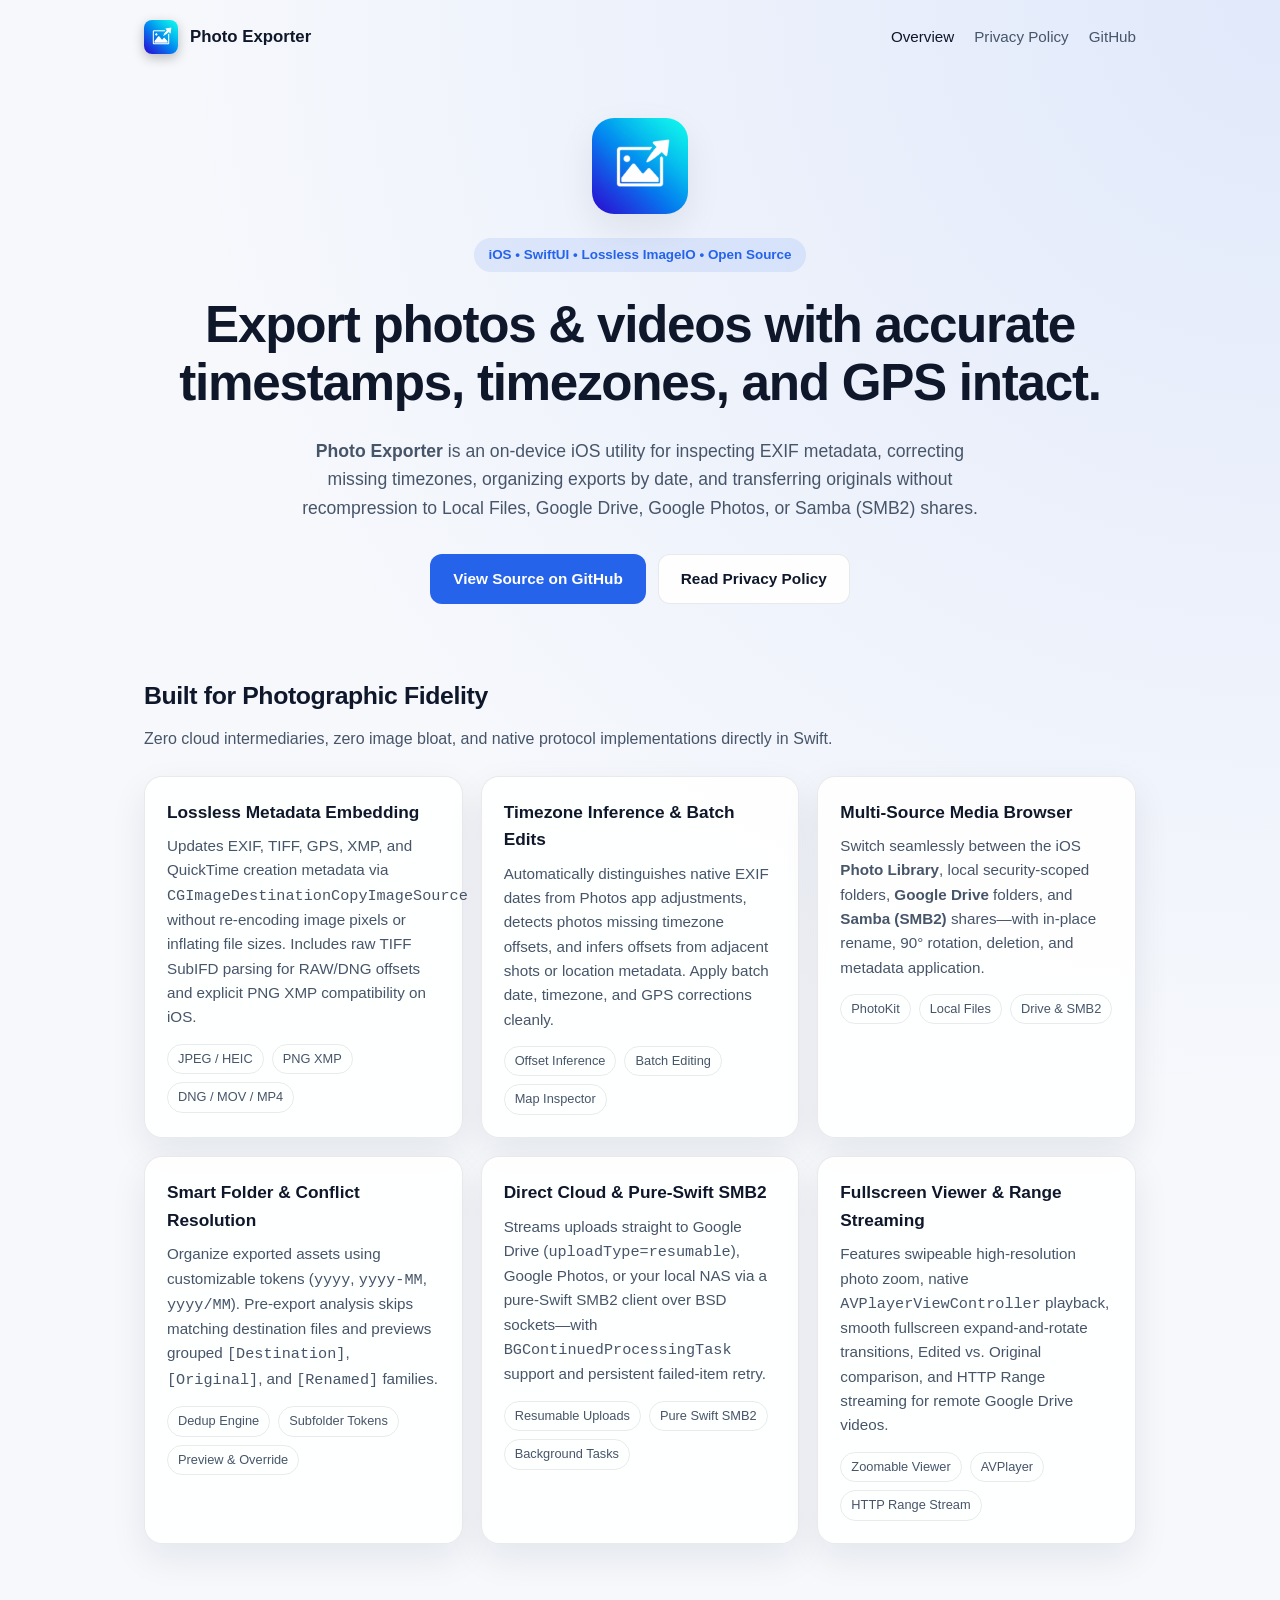
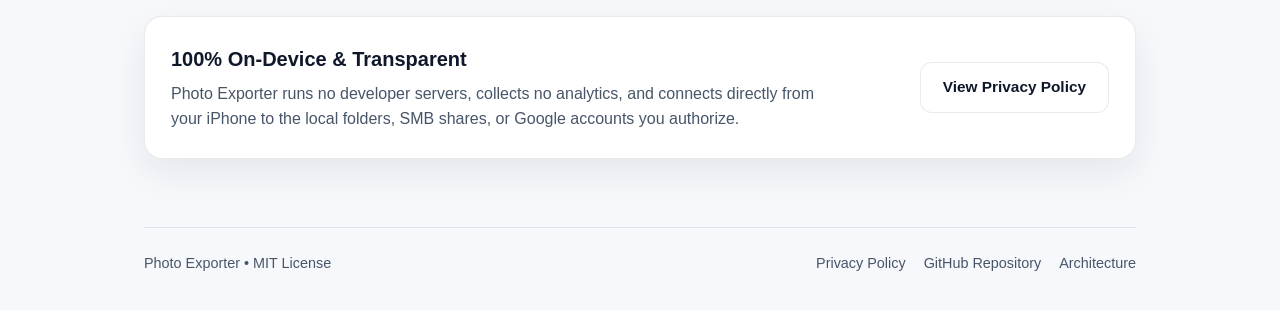
<file: docs/index.html>
<!DOCTYPE html>
<html lang="en">
<head>
  <meta charset="utf-8">
  <meta name="viewport" content="width=device-width, initial-scale=1">
  <title>Photo Exporter — Privacy-First iOS EXIF &amp; Media Exporter</title>
  <meta name="description" content="Inspect, adjust, organize, and losslessly export photos and videos from your iOS Photo Library, Local Folders, Google Drive, and Samba (SMB2) shares.">
  <link rel="icon" type="image/png" href="./assets/app-icon.png">
  <link rel="stylesheet" href="./styles.css">
</head>
<body>
  <div class="container">
    <header class="site-header">
      <a class="brand" href="./index.html">
        <img src="./assets/app-icon.png" alt="Photo Exporter App Icon">
        <span>Photo Exporter</span>
      </a>
      <nav class="nav-links" aria-label="Primary">
        <a href="./index.html" class="active">Overview</a>
        <a href="./privacy.html">Privacy Policy</a>
        <a href="https://github.com/vzdevel/photo-exporter">GitHub</a>
      </nav>
    </header>

    <main>
      <section class="hero">
        <img class="hero-icon" src="./assets/app-icon.png" alt="Photo Exporter Icon">
        <span class="pill">iOS • SwiftUI • Lossless ImageIO • Open Source</span>
        <h1>Export photos &amp; videos with accurate timestamps, timezones, and GPS intact.</h1>
        <p>
          <strong>Photo Exporter</strong> is an on-device iOS utility for inspecting EXIF metadata,
          correcting missing timezones, organizing exports by date, and transferring originals without
          recompression to Local Files, Google Drive, Google Photos, or Samba (SMB2) shares.
        </p>
        <div class="cta-row">
          <a class="btn btn-primary" href="https://github.com/vzdevel/photo-exporter">View Source on GitHub</a>
          <a class="btn btn-secondary" href="./privacy.html">Read Privacy Policy</a>
        </div>
      </section>

      <section class="section" aria-labelledby="features-heading">
        <h2 id="features-heading" class="section-title">Built for Photographic Fidelity</h2>
        <p class="section-subtitle">
          Zero cloud intermediaries, zero image bloat, and native protocol implementations directly in Swift.
        </p>

        <div class="grid">
          <article class="card">
            <h3>Lossless Metadata Embedding</h3>
            <p>
              Updates EXIF, TIFF, GPS, XMP, and QuickTime creation metadata via
              <code>CGImageDestinationCopyImageSource</code> without re-encoding image pixels or inflating file sizes.
              Includes raw TIFF SubIFD parsing for RAW/DNG offsets and explicit PNG XMP compatibility on iOS.
            </p>
            <div class="tag-list">
              <span class="tag">JPEG / HEIC</span>
              <span class="tag">PNG XMP</span>
              <span class="tag">DNG / MOV / MP4</span>
            </div>
          </article>

          <article class="card">
            <h3>Timezone Inference &amp; Batch Edits</h3>
            <p>
              Automatically distinguishes native EXIF dates from Photos app adjustments, detects photos
              missing timezone offsets, and infers offsets from adjacent shots or location metadata.
              Apply batch date, timezone, and GPS corrections cleanly.
            </p>
            <div class="tag-list">
              <span class="tag">Offset Inference</span>
              <span class="tag">Batch Editing</span>
              <span class="tag">Map Inspector</span>
            </div>
          </article>

          <article class="card">
            <h3>Multi-Source Media Browser</h3>
            <p>
              Switch seamlessly between the iOS <strong>Photo Library</strong>, local security-scoped folders,
              <strong>Google Drive</strong> folders, and <strong>Samba (SMB2)</strong> shares—with in-place rename,
              90° rotation, deletion, and metadata application.
            </p>
            <div class="tag-list">
              <span class="tag">PhotoKit</span>
              <span class="tag">Local Files</span>
              <span class="tag">Drive &amp; SMB2</span>
            </div>
          </article>

          <article class="card">
            <h3>Smart Folder &amp; Conflict Resolution</h3>
            <p>
              Organize exported assets using customizable tokens (<code>yyyy</code>, <code>yyyy-MM</code>,
              <code>yyyy/MM</code>). Pre-export analysis skips matching destination files and previews
              grouped <code>[Destination]</code>, <code>[Original]</code>, and <code>[Renamed]</code> families.
            </p>
            <div class="tag-list">
              <span class="tag">Dedup Engine</span>
              <span class="tag">Subfolder Tokens</span>
              <span class="tag">Preview &amp; Override</span>
            </div>
          </article>

          <article class="card">
            <h3>Direct Cloud &amp; Pure-Swift SMB2</h3>
            <p>
              Streams uploads straight to Google Drive (<code>uploadType=resumable</code>), Google Photos,
              or your local NAS via a pure-Swift SMB2 client over BSD sockets—with
              <code>BGContinuedProcessingTask</code> support and persistent failed-item retry.
            </p>
            <div class="tag-list">
              <span class="tag">Resumable Uploads</span>
              <span class="tag">Pure Swift SMB2</span>
              <span class="tag">Background Tasks</span>
            </div>
          </article>

          <article class="card">
            <h3>Fullscreen Viewer &amp; Range Streaming</h3>
            <p>
              Features swipeable high-resolution photo zoom, native <code>AVPlayerViewController</code> playback,
              smooth fullscreen expand-and-rotate transitions, Edited vs. Original comparison, and
              HTTP Range streaming for remote Google Drive videos.
            </p>
            <div class="tag-list">
              <span class="tag">Zoomable Viewer</span>
              <span class="tag">AVPlayer</span>
              <span class="tag">HTTP Range Stream</span>
            </div>
          </article>
        </div>
      </section>

      <section class="section">
        <div class="privacy-banner">
          <div>
            <h2>100% On-Device &amp; Transparent</h2>
            <p>
              Photo Exporter runs no developer servers, collects no analytics, and connects directly from your
              iPhone to the local folders, SMB shares, or Google accounts you authorize.
            </p>
          </div>
          <a class="btn btn-secondary" href="./privacy.html">View Privacy Policy</a>
        </div>
      </section>
    </main>

    <footer class="site-footer">
      <span>Photo Exporter • MIT License</span>
      <div class="footer-links">
        <a href="./privacy.html">Privacy Policy</a>
        <a href="https://github.com/vzdevel/photo-exporter">GitHub Repository</a>
        <a href="https://github.com/vzdevel/photo-exporter/blob/main/ARCHITECTURE.md">Architecture</a>
      </div>
    </footer>
  </div>
</body>
</html>
</file>
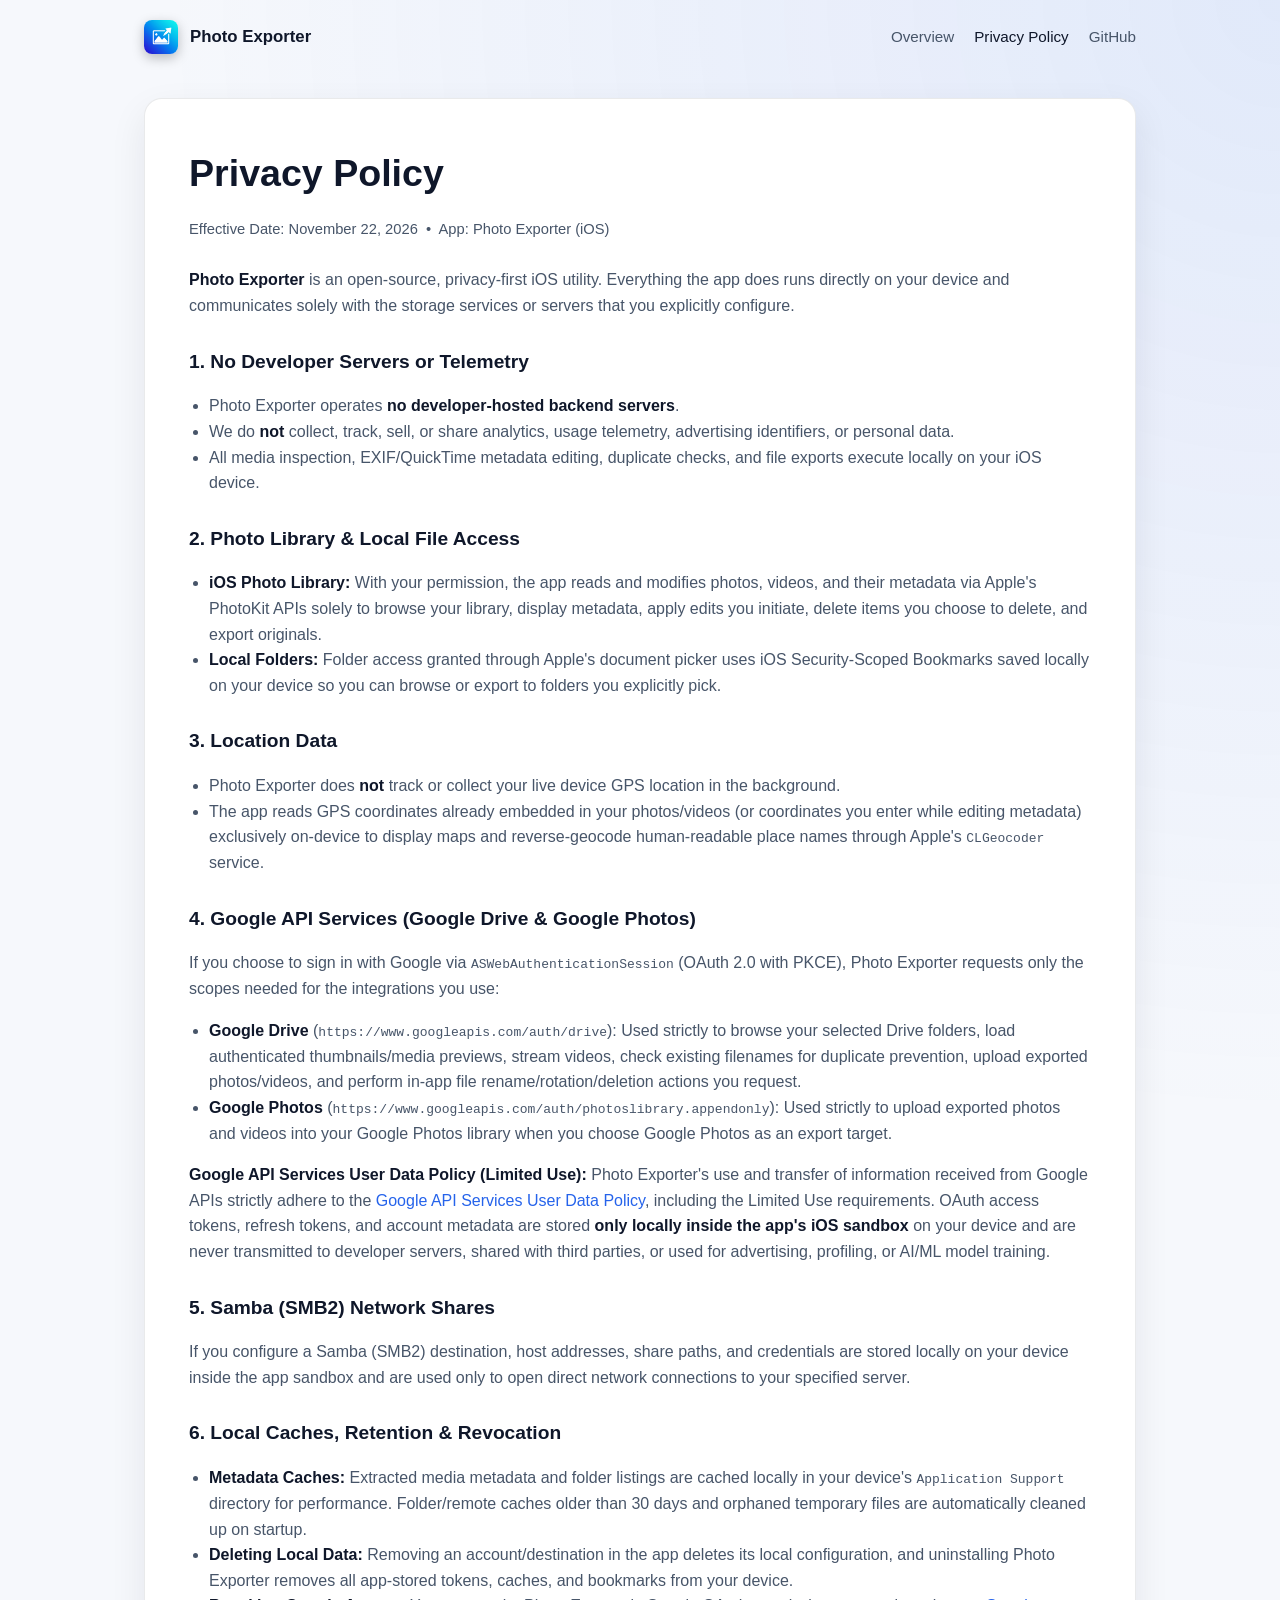
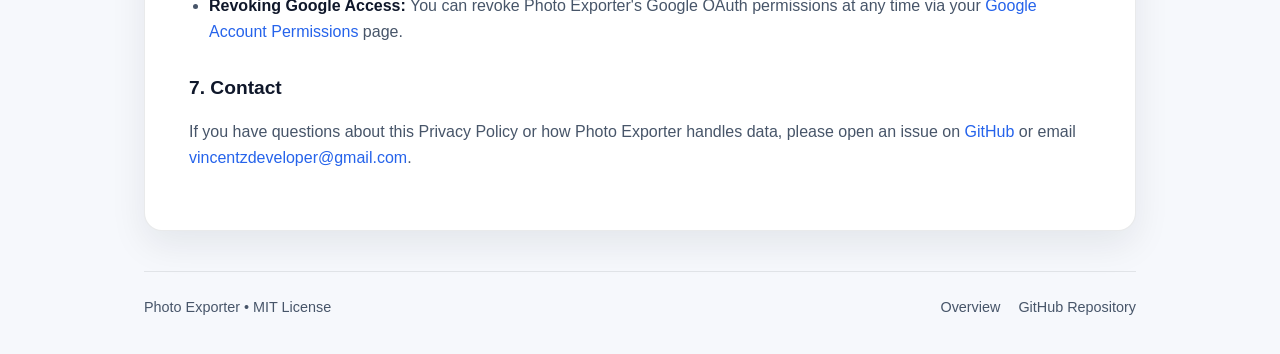
<file: docs/privacy.html>
<!DOCTYPE html>
<html lang="en">
<head>
  <meta charset="utf-8">
  <meta name="viewport" content="width=device-width, initial-scale=1">
  <title>Privacy Policy — Photo Exporter</title>
  <meta name="description" content="Privacy Policy for Photo Exporter for iOS, including local processing, Photo Library, Location metadata, Samba shares, and Google API Services User Data disclosure.">
  <link rel="icon" type="image/png" href="./assets/app-icon.png">
  <link rel="stylesheet" href="./styles.css">
</head>
<body>
  <div class="container">
    <header class="site-header">
      <a class="brand" href="./index.html">
        <img src="./assets/app-icon.png" alt="Photo Exporter App Icon">
        <span>Photo Exporter</span>
      </a>
      <nav class="nav-links" aria-label="Primary">
        <a href="./index.html">Overview</a>
        <a href="./privacy.html" class="active">Privacy Policy</a>
        <a href="https://github.com/vzdevel/photo-exporter">GitHub</a>
      </nav>
    </header>

    <main>
      <article class="legal-card">
        <h1>Privacy Policy</h1>
        <p class="legal-meta">Effective Date: November 22, 2026 &nbsp;•&nbsp; App: Photo Exporter (iOS)</p>

        <p>
          <strong>Photo Exporter</strong> is an open-source, privacy-first iOS utility. Everything the app does runs
          directly on your device and communicates solely with the storage services or servers that you explicitly configure.
        </p>

        <h2>1. No Developer Servers or Telemetry</h2>
        <ul>
          <li>Photo Exporter operates <strong>no developer-hosted backend servers</strong>.</li>
          <li>We do <strong>not</strong> collect, track, sell, or share analytics, usage telemetry, advertising identifiers, or personal data.</li>
          <li>All media inspection, EXIF/QuickTime metadata editing, duplicate checks, and file exports execute locally on your iOS device.</li>
        </ul>

        <h2>2. Photo Library &amp; Local File Access</h2>
        <ul>
          <li><strong>iOS Photo Library:</strong> With your permission, the app reads and modifies photos, videos, and their metadata via Apple's PhotoKit APIs solely to browse your library, display metadata, apply edits you initiate, delete items you choose to delete, and export originals.</li>
          <li><strong>Local Folders:</strong> Folder access granted through Apple's document picker uses iOS Security-Scoped Bookmarks saved locally on your device so you can browse or export to folders you explicitly pick.</li>
        </ul>

        <h2>3. Location Data</h2>
        <ul>
          <li>Photo Exporter does <strong>not</strong> track or collect your live device GPS location in the background.</li>
          <li>The app reads GPS coordinates already embedded in your photos/videos (or coordinates you enter while editing metadata) exclusively on-device to display maps and reverse-geocode human-readable place names through Apple's <code>CLGeocoder</code> service.</li>
        </ul>

        <h2>4. Google API Services (Google Drive &amp; Google Photos)</h2>
        <p>
          If you choose to sign in with Google via <code>ASWebAuthenticationSession</code> (OAuth 2.0 with PKCE),
          Photo Exporter requests only the scopes needed for the integrations you use:
        </p>
        <ul>
          <li><strong>Google Drive</strong> (<code>https://www.googleapis.com/auth/drive</code>): Used strictly to browse your selected Drive folders, load authenticated thumbnails/media previews, stream videos, check existing filenames for duplicate prevention, upload exported photos/videos, and perform in-app file rename/rotation/deletion actions you request.</li>
          <li><strong>Google Photos</strong> (<code>https://www.googleapis.com/auth/photoslibrary.appendonly</code>): Used strictly to upload exported photos and videos into your Google Photos library when you choose Google Photos as an export target.</li>
        </ul>
        <p>
          <strong>Google API Services User Data Policy (Limited Use):</strong> Photo Exporter's use and transfer of
          information received from Google APIs strictly adhere to the
          <a href="https://developers.google.com/terms/api-services-user-data-policy">Google API Services User Data Policy</a>,
          including the Limited Use requirements. OAuth access tokens, refresh tokens, and account metadata are stored
          <strong>only locally inside the app's iOS sandbox</strong> on your device and are never transmitted to developer
          servers, shared with third parties, or used for advertising, profiling, or AI/ML model training.
        </p>

        <h2>5. Samba (SMB2) Network Shares</h2>
        <p>
          If you configure a Samba (SMB2) destination, host addresses, share paths, and credentials are stored locally on
          your device inside the app sandbox and are used only to open direct network connections to your specified server.
        </p>

        <h2>6. Local Caches, Retention &amp; Revocation</h2>
        <ul>
          <li><strong>Metadata Caches:</strong> Extracted media metadata and folder listings are cached locally in your device's <code>Application Support</code> directory for performance. Folder/remote caches older than 30 days and orphaned temporary files are automatically cleaned up on startup.</li>
          <li><strong>Deleting Local Data:</strong> Removing an account/destination in the app deletes its local configuration, and uninstalling Photo Exporter removes all app-stored tokens, caches, and bookmarks from your device.</li>
          <li><strong>Revoking Google Access:</strong> You can revoke Photo Exporter's Google OAuth permissions at any time via your <a href="https://myaccount.google.com/permissions">Google Account Permissions</a> page.</li>
        </ul>

        <h2>7. Contact</h2>
        <p>
          If you have questions about this Privacy Policy or how Photo Exporter handles data, please open an issue on
          <a href="https://github.com/vzdevel/photo-exporter/issues">GitHub</a> or email
          <a href="mailto:vincentzdeveloper@gmail.com">vincentzdeveloper@gmail.com</a>.
        </p>
      </article>
    </main>

    <footer class="site-footer">
      <span>Photo Exporter • MIT License</span>
      <div class="footer-links">
        <a href="./index.html">Overview</a>
        <a href="https://github.com/vzdevel/photo-exporter">GitHub Repository</a>
      </div>
    </footer>
  </div>
</body>
</html>
</file>
<file: docs/styles.css>
:root {
  --bg: #0b0d12;
  --bg-elevated: #141822;
  --bg-card: rgba(255, 255, 255, 0.04);
  --border: rgba(255, 255, 255, 0.1);
  --text: #f3f5f8;
  --text-muted: #9aa4b5;
  --accent: #3b82f6;
  --accent-soft: rgba(59, 130, 246, 0.16);
  --green: #22c55e;
  --shadow: 0 20px 50px rgba(0, 0, 0, 0.35);
  --radius: 18px;
}

@media (prefers-color-scheme: light) {
  :root {
    --bg: #f6f8fc;
    --bg-elevated: #ffffff;
    --bg-card: rgba(255, 255, 255, 0.9);
    --border: rgba(15, 23, 42, 0.09);
    --text: #0f172a;
    --text-muted: #475569;
    --accent: #2563eb;
    --accent-soft: rgba(37, 99, 235, 0.1);
    --green: #16a34a;
    --shadow: 0 14px 36px rgba(15, 23, 42, 0.08);
  }
}

* {
  box-sizing: border-box;
}

html,
body {
  margin: 0;
  padding: 0;
  background: radial-gradient(circle at top right, var(--accent-soft), transparent 48%), var(--bg);
  color: var(--text);
  font-family: -apple-system, BlinkMacSystemFont, "SF Pro Text", "Segoe UI", Roboto, Helvetica, Arial, sans-serif;
  line-height: 1.6;
  -webkit-font-smoothing: antialiased;
}

a {
  color: var(--accent);
  text-decoration: none;
}

a:hover {
  text-decoration: underline;
}

.container {
  max-width: 1040px;
  margin: 0 auto;
  padding: 0 24px;
}

.site-header {
  display: flex;
  align-items: center;
  justify-content: space-between;
  padding: 20px 0;
  gap: 16px;
}

.brand {
  display: inline-flex;
  align-items: center;
  gap: 12px;
  color: var(--text);
  font-weight: 700;
  font-size: 1.05rem;
}

.brand:hover {
  text-decoration: none;
}

.brand img {
  width: 34px;
  height: 34px;
  border-radius: 8px;
  box-shadow: 0 4px 12px rgba(0, 0, 0, 0.25);
}

.nav-links {
  display: flex;
  align-items: center;
  gap: 20px;
  font-size: 0.95rem;
  font-weight: 500;
}

.nav-links a {
  color: var(--text-muted);
}

.nav-links a:hover,
.nav-links a.active {
  color: var(--text);
}

.hero {
  padding: 44px 0 36px;
  display: grid;
  grid-template-columns: 1fr;
  gap: 24px;
  text-align: center;
  justify-items: center;
}

.hero-icon {
  width: 96px;
  height: 96px;
  border-radius: 22px;
  box-shadow: var(--shadow);
}

.pill {
  display: inline-flex;
  align-items: center;
  gap: 8px;
  padding: 6px 14px;
  border-radius: 999px;
  background: var(--accent-soft);
  color: var(--accent);
  font-size: 0.84rem;
  font-weight: 600;
}

.hero h1 {
  margin: 0;
  font-size: clamp(2.1rem, 4.5vw, 3.2rem);
  line-height: 1.15;
  letter-spacing: -0.025em;
}

.hero p {
  margin: 0;
  max-width: 680px;
  color: var(--text-muted);
  font-size: 1.1rem;
}

.cta-row {
  display: flex;
  flex-wrap: wrap;
  justify-content: center;
  gap: 12px;
  margin-top: 8px;
}

.btn {
  display: inline-flex;
  align-items: center;
  justify-content: center;
  padding: 12px 22px;
  border-radius: 12px;
  font-weight: 600;
  font-size: 0.96rem;
  border: 1px solid var(--border);
  transition: transform 0.15s ease, opacity 0.15s ease;
}

.btn:hover {
  transform: translateY(-1px);
  text-decoration: none;
}

.btn-primary {
  background: var(--accent);
  color: #ffffff;
  border-color: transparent;
}

.btn-secondary {
  background: var(--bg-card);
  color: var(--text);
}

.section {
  padding: 36px 0;
}

.section-title {
  margin: 0 0 10px;
  font-size: 1.55rem;
  letter-spacing: -0.015em;
}

.section-subtitle {
  margin: 0 0 24px;
  color: var(--text-muted);
}

.grid {
  display: grid;
  grid-template-columns: repeat(auto-fit, minmax(280px, 1fr));
  gap: 18px;
}

.card {
  background: var(--bg-card);
  border: 1px solid var(--border);
  border-radius: var(--radius);
  padding: 22px;
  box-shadow: var(--shadow);
}

.card h3 {
  margin: 0 0 8px;
  font-size: 1.08rem;
}

.card p {
  margin: 0;
  color: var(--text-muted);
  font-size: 0.95rem;
}

.tag-list {
  display: flex;
  flex-wrap: wrap;
  gap: 8px;
  margin-top: 14px;
}

.tag {
  font-size: 0.8rem;
  padding: 4px 10px;
  border-radius: 999px;
  border: 1px solid var(--border);
  color: var(--text-muted);
}

.privacy-banner {
  background: var(--bg-elevated);
  border: 1px solid var(--border);
  border-radius: var(--radius);
  padding: 26px;
  display: flex;
  flex-wrap: wrap;
  align-items: center;
  justify-content: space-between;
  gap: 18px;
  box-shadow: var(--shadow);
}

.privacy-banner h2 {
  margin: 0 0 6px;
  font-size: 1.25rem;
}

.privacy-banner p {
  margin: 0;
  color: var(--text-muted);
  max-width: 650px;
}

.legal-card {
  background: var(--bg-elevated);
  border: 1px solid var(--border);
  border-radius: var(--radius);
  padding: clamp(24px, 4vw, 44px);
  margin: 24px 0 40px;
  box-shadow: var(--shadow);
}

.legal-card h1 {
  margin-top: 0;
  margin-bottom: 6px;
  font-size: clamp(1.75rem, 3.5vw, 2.35rem);
}

.legal-meta {
  color: var(--text-muted);
  font-size: 0.92rem;
  margin-bottom: 26px;
}

.legal-card h2 {
  margin-top: 28px;
  margin-bottom: 10px;
  font-size: 1.2rem;
}

.legal-card p,
.legal-card li {
  color: var(--text-muted);
}

.legal-card strong {
  color: var(--text);
}

.legal-card ul {
  padding-left: 20px;
}

.site-footer {
  border-top: 1px solid var(--border);
  margin-top: 32px;
  padding: 24px 0 36px;
  display: flex;
  flex-wrap: wrap;
  align-items: center;
  justify-content: space-between;
  gap: 12px;
  color: var(--text-muted);
  font-size: 0.9rem;
}

.footer-links {
  display: flex;
  gap: 18px;
}

.footer-links a {
  color: var(--text-muted);
}
</file>
